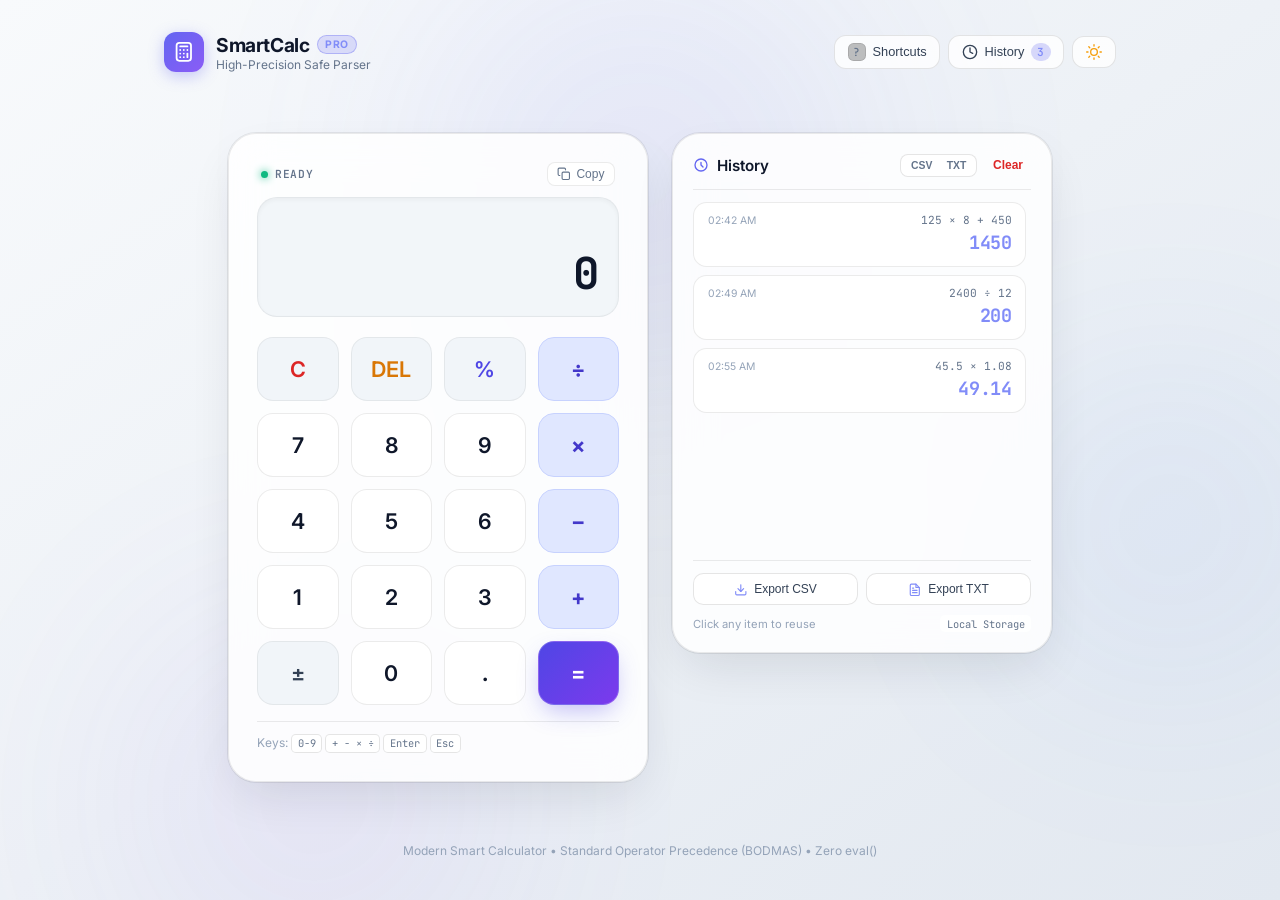
<file: Task2/index.html>
<!DOCTYPE html>
<html lang="en" data-theme="dark">
<head>
  <meta charset="UTF-8">
  <meta name="viewport" content="width=device-width, initial-scale=1.0, maximum-scale=1.0, user-scalable=no">
  <title>SmartCalc Pro — Modern Precision Calculator</title>
  <meta name="description" content="A modern, high-precision, responsive dark-themed calculator with safe mathematical expression parser, real-time preview, calculation history, and keyboard shortcuts.">
  
  <!-- Google Fonts: Inter & JetBrains Mono -->
  <link rel="preconnect" href="https://fonts.googleapis.com">
  <link rel="preconnect" href="https://fonts.gstatic.com" crossorigin>
  <link href="https://fonts.googleapis.com/css2?family=Inter:wght@300;400;500;600;700&family=JetBrains+Mono:wght@400;500;600;700&display=swap" rel="stylesheet">
  
  <!-- Main Stylesheet -->
  <link rel="stylesheet" href="css/style.css">
</head>
<body>

  <!-- Ambient Decorative Background Glows -->
  <div class="ambient-glow glow-top" aria-hidden="true"></div>
  <div class="ambient-glow glow-bottom" aria-hidden="true"></div>
  <div class="ambient-glow glow-right" aria-hidden="true"></div>

  <!-- Main Container -->
  <div class="app-container">

    <!-- Top App Header -->
    <header class="app-header">
      <div class="brand">
        <div class="brand-icon" aria-hidden="true">
          <svg viewBox="0 0 24 24" fill="none" stroke="currentColor" stroke-width="2" stroke-linecap="round" stroke-linejoin="round">
            <rect x="4" y="2" width="16" height="20" rx="3" ry="3"></rect>
            <line x1="8" y1="6" x2="16" y2="6"></line>
            <line x1="16" y1="14" x2="16" y2="18"></line>
            <line x1="16" y1="10" x2="16" y2="10.01"></line>
            <line x1="12" y1="10" x2="12" y2="10.01"></line>
            <line x1="8" y1="10" x2="8" y2="10.01"></line>
            <line x1="12" y1="14" x2="12" y2="14.01"></line>
            <line x1="8" y1="14" x2="8" y2="14.01"></line>
            <line x1="12" y1="18" x2="12" y2="18.01"></line>
            <line x1="8" y1="18" x2="8" y2="18.01"></line>
          </svg>
        </div>
        <div class="brand-text">
          <h1 class="brand-title">SmartCalc <span class="badge-pro">PRO</span></h1>
          <p class="brand-subtitle">High-Precision Safe Parser</p>
        </div>
      </div>

      <div class="header-actions">
        <!-- Shortcuts Trigger -->
        <button id="shortcuts-btn" class="header-btn" title="Keyboard Shortcuts" aria-label="View keyboard shortcuts">
          <span class="kbd-badge">?</span>
          <span class="btn-label">Shortcuts</span>
        </button>

        <!-- History Drawer Toggle -->
        <button id="toggle-history-btn" class="header-btn" title="Calculation History" aria-label="Toggle calculation history panel">
          <svg class="icon" viewBox="0 0 24 24" fill="none" stroke="currentColor" stroke-width="2" stroke-linecap="round" stroke-linejoin="round" aria-hidden="true">
            <circle cx="12" cy="12" r="10"></circle>
            <polyline points="12 6 12 12 16 14"></polyline>
          </svg>
          <span class="btn-label">History</span>
          <span id="history-badge" class="history-count" aria-label="0 saved calculations">0</span>
        </button>

        <!-- Theme Toggle (Dark / Light) -->
        <button id="theme-toggle-btn" class="header-btn theme-btn" title="Switch Theme" aria-label="Toggle light or dark theme">
          <svg id="moon-icon" class="icon icon-moon" viewBox="0 0 24 24" fill="none" stroke="currentColor" stroke-width="2" stroke-linecap="round" stroke-linejoin="round" aria-hidden="true">
            <path d="M21 12.79A9 9 0 1 1 11.21 3 7 7 0 0 0 21 12.79z"></path>
          </svg>
          <svg id="sun-icon" class="icon icon-sun" viewBox="0 0 24 24" fill="none" stroke="currentColor" stroke-width="2" stroke-linecap="round" stroke-linejoin="round" aria-hidden="true">
            <circle cx="12" cy="12" r="5"></circle>
            <line x1="12" y1="1" x2="12" y2="3"></line>
            <line x1="12" y1="21" x2="12" y2="23"></line>
            <line x1="4.22" y1="4.22" x2="5.64" y2="5.64"></line>
            <line x1="18.36" y1="18.36" x2="19.78" y2="19.78"></line>
            <line x1="1" y1="12" x2="3" y2="12"></line>
            <line x1="21" y1="12" x2="23" y2="12"></line>
            <line x1="4.22" y1="19.78" x2="5.64" y2="18.36"></line>
            <line x1="18.36" y1="5.64" x2="19.78" y2="4.22"></line>
          </svg>
        </button>
      </div>
    </header>

    <!-- Main Content Grid -->
    <main class="main-content" id="main-content">

      <!-- Calculator Card Section -->
      <section class="calculator-card" id="calculator-card" aria-label="Smart Calculator">
        
        <!-- Screen Top Header bar -->
        <div class="display-header">
          <div class="status-indicator" id="status-pill">
            <span class="status-dot"></span>
            <span class="status-text" id="status-label">READY</span>
          </div>
          
          <button id="copy-btn" class="display-action-btn" title="Copy result to clipboard" aria-label="Copy current result to clipboard">
            <svg class="icon-sm" viewBox="0 0 24 24" fill="none" stroke="currentColor" stroke-width="2" stroke-linecap="round" stroke-linejoin="round" aria-hidden="true">
              <rect x="9" y="9" width="13" height="13" rx="2" ry="2"></rect>
              <path d="M5 15H4a2 2 0 0 1-2-2V4a2 2 0 0 1 2-2h9a2 2 0 0 1 2 2v1"></path>
            </svg>
            <span>Copy</span>
          </button>
        </div>

        <!-- Calculator Display Screen -->
        <div class="calc-screen" id="calc-screen" role="region" aria-label="Calculator display screen">
          <!-- Expression line (running expression in smaller font) -->
          <div id="expression-display" class="expression-line" aria-live="polite" aria-atomic="true">
            &nbsp;
          </div>

          <!-- Result line (prominently styled) -->
          <div class="result-wrapper">
            <output id="result-display" class="result-line" aria-live="assertive" aria-atomic="true">0</output>
          </div>
        </div>

        <!-- 4-Column Keypad Grid -->
        <div class="keypad-grid" id="keypad" role="grid" aria-label="Calculator Keypad">
          
          <!-- Row 1: Clear All, DEL, Percent, Divide -->
          <button type="button" class="btn btn-util btn-clear" data-action="clear" aria-label="Clear all input (All Clear)">
            <span class="btn-text">C</span>
          </button>
          <button type="button" class="btn btn-util btn-del" data-action="delete" aria-label="Delete last character">
            <span class="btn-text">DEL</span>
          </button>
          <button type="button" class="btn btn-util btn-percent" data-action="percent" aria-label="Percentage">
            <span class="btn-text">%</span>
          </button>
          <button type="button" class="btn btn-operator" data-operator="/" aria-label="Divide">
            <span class="btn-text">÷</span>
          </button>

          <!-- Row 2: 7, 8, 9, Multiply -->
          <button type="button" class="btn btn-number" data-number="7" aria-label="Digit 7">
            <span class="btn-text">7</span>
          </button>
          <button type="button" class="btn btn-number" data-number="8" aria-label="Digit 8">
            <span class="btn-text">8</span>
          </button>
          <button type="button" class="btn btn-number" data-number="9" aria-label="Digit 9">
            <span class="btn-text">9</span>
          </button>
          <button type="button" class="btn btn-operator" data-operator="*" aria-label="Multiply">
            <span class="btn-text">×</span>
          </button>

          <!-- Row 3: 4, 5, 6, Subtract -->
          <button type="button" class="btn btn-number" data-number="4" aria-label="Digit 4">
            <span class="btn-text">4</span>
          </button>
          <button type="button" class="btn btn-number" data-number="5" aria-label="Digit 5">
            <span class="btn-text">5</span>
          </button>
          <button type="button" class="btn btn-number" data-number="6" aria-label="Digit 6">
            <span class="btn-text">6</span>
          </button>
          <button type="button" class="btn btn-operator" data-operator="-" aria-label="Subtract">
            <span class="btn-text">−</span>
          </button>

          <!-- Row 4: 1, 2, 3, Add -->
          <button type="button" class="btn btn-number" data-number="1" aria-label="Digit 1">
            <span class="btn-text">1</span>
          </button>
          <button type="button" class="btn btn-number" data-number="2" aria-label="Digit 2">
            <span class="btn-text">2</span>
          </button>
          <button type="button" class="btn btn-number" data-number="3" aria-label="Digit 3">
            <span class="btn-text">3</span>
          </button>
          <button type="button" class="btn btn-operator" data-operator="+" aria-label="Add">
            <span class="btn-text">+</span>
          </button>

          <!-- Row 5: Sign Toggle, 0, Decimal Point, Equals -->
          <button type="button" class="btn btn-util btn-negate" data-action="negate" aria-label="Toggle sign (plus or minus)">
            <span class="btn-text">±</span>
          </button>
          <button type="button" class="btn btn-number" data-number="0" aria-label="Digit 0">
            <span class="btn-text">0</span>
          </button>
          <button type="button" class="btn btn-number btn-decimal" data-action="decimal" aria-label="Decimal point">
            <span class="btn-text">.</span>
          </button>
          <button type="button" class="btn btn-equals" data-action="equals" aria-label="Calculate equals">
            <span class="btn-text">=</span>
          </button>

        </div>

        <!-- Keyboard helper / Toast status notification bar -->
        <div class="card-footer">
          <div class="key-hint">
            <span>Keys: <kbd>0-9</kbd> <kbd>+ − × ÷</kbd> <kbd>Enter</kbd> <kbd>Esc</kbd></span>
          </div>
          <div id="toast" class="toast-message" role="status" aria-live="polite">Copied!</div>
        </div>

      </section>

      <!-- History Panel (Collapsible / Slide Drawer) -->
      <aside class="history-panel" id="history-panel" aria-label="Calculation History Panel">
        
        <div class="history-header">
          <div class="history-title-group">
            <svg class="icon" viewBox="0 0 24 24" fill="none" stroke="currentColor" stroke-width="2" stroke-linecap="round" stroke-linejoin="round" aria-hidden="true">
              <path d="M12 8v4l3 3m6-3a9 9 0 11-18 0 9 9 0 0118 0z"></path>
            </svg>
            <h2>History</h2>
          </div>

          <div class="history-actions">
            <!-- Header Quick Export -->
            <div class="export-chip-group">
              <button id="quick-export-csv" class="chip-btn" title="Export as CSV" aria-label="Export history to CSV">CSV</button>
              <button id="quick-export-txt" class="chip-btn" title="Export as TXT" aria-label="Export history to TXT">TXT</button>
            </div>
            <button id="clear-history-btn" class="btn-danger-text" title="Clear all calculation history" aria-label="Clear all calculation history">Clear</button>
          </div>
        </div>

        <!-- History list container -->
        <div class="history-list custom-scrollbar" id="history-list" tabindex="0" role="feed" aria-label="List of past calculations">
          <!-- Populated dynamically via script.js -->
        </div>

        <!-- History Footer / Controls -->
        <div class="history-footer">
          <div class="export-row">
            <button id="export-csv-btn" class="export-btn" title="Export calculation history to CSV">
              <svg class="icon-sm" viewBox="0 0 24 24" fill="none" stroke="currentColor" stroke-width="2" stroke-linecap="round" stroke-linejoin="round" aria-hidden="true">
                <path d="M21 15v4a2 2 0 0 1-2 2H5a2 2 0 0 1-2-2v-4"></path>
                <polyline points="7 10 12 15 17 10"></polyline>
                <line x1="12" y1="15" x2="12" y2="3"></line>
              </svg>
              <span>Export CSV</span>
            </button>
            <button id="export-txt-btn" class="export-btn" title="Export calculation history to plain text">
              <svg class="icon-sm" viewBox="0 0 24 24" fill="none" stroke="currentColor" stroke-width="2" stroke-linecap="round" stroke-linejoin="round" aria-hidden="true">
                <path d="M14 2H6a2 2 0 0 0-2 2v16a2 2 0 0 0 2 2h12a2 2 0 0 0 2-2V8z"></path>
                <polyline points="14 2 14 8 20 8"></polyline>
                <line x1="16" y1="13" x2="8" y2="13"></line>
                <line x1="16" y1="17" x2="8" y2="17"></line>
                <polyline points="10 9 9 9 8 9"></polyline>
              </svg>
              <span>Export TXT</span>
            </button>
          </div>
          <div class="history-tip">
            <span>Click any item to reuse</span>
            <span class="storage-pill">Local Storage</span>
          </div>
        </div>

      </aside>

    </main>

    <!-- App Footer -->
    <footer class="app-footer">
      <p>Modern Smart Calculator &bull; Standard Operator Precedence (BODMAS) &bull; Zero eval()</p>
    </footer>

  </div>

  <!-- Keyboard Shortcuts Modal Overlay -->
  <div class="modal-overlay" id="shortcuts-modal" aria-hidden="true" role="dialog" aria-modal="true" aria-labelledby="modal-title">
    <div class="modal-box">
      <div class="modal-header">
        <h3 id="modal-title" class="modal-title">
          <span>⌨️</span> Keyboard Shortcuts
        </h3>
        <button id="close-modal-btn" class="modal-close-btn" aria-label="Close shortcuts modal">
          <svg viewBox="0 0 24 24" fill="none" stroke="currentColor" stroke-width="2" stroke-linecap="round" stroke-linejoin="round" aria-hidden="true">
            <line x1="18" y1="6" x2="6" y2="18"></line>
            <line x1="6" y1="6" x2="18" y2="18"></line>
          </svg>
        </button>
      </div>

      <div class="modal-content">
        <div class="shortcut-card">
          <span class="shortcut-desc">Numbers</span>
          <kbd class="shortcut-key">0 – 9</kbd>
        </div>
        <div class="shortcut-card">
          <span class="shortcut-desc">Operators</span>
          <kbd class="shortcut-key">+ &minus; * /</kbd>
        </div>
        <div class="shortcut-card">
          <span class="shortcut-desc">Calculate Result</span>
          <kbd class="shortcut-key">Enter or =</kbd>
        </div>
        <div class="shortcut-card">
          <span class="shortcut-desc">Clear All (AC)</span>
          <kbd class="shortcut-key">Esc or c</kbd>
        </div>
        <div class="shortcut-card">
          <span class="shortcut-desc">Delete Character</span>
          <kbd class="shortcut-key">Backspace</kbd>
        </div>
        <div class="shortcut-card">
          <span class="shortcut-desc">Decimal Point</span>
          <kbd class="shortcut-key">. or ,</kbd>
        </div>
        <div class="shortcut-card">
          <span class="shortcut-desc">Percentage</span>
          <kbd class="shortcut-key">%</kbd>
        </div>
        <div class="shortcut-card">
          <span class="shortcut-desc">Sign Toggle (&plusmn;)</span>
          <kbd class="shortcut-key">F9</kbd>
        </div>
      </div>

      <div class="modal-footer">
        <button id="modal-gotit-btn" class="btn-primary-modal">Got it</button>
      </div>
    </div>
  </div>

  <!-- Vanilla JavaScript -->
  <script src="js/script.js"></script>
</body>
</html>
</file>
<file: Task2/css/style.css>
/* ==========================================================================
   SMARTCALC PRO — MODERN STYLESHEET
   Pure CSS3 • Modern Design System • Responsive • Dark & Light Themes
   ========================================================================== */

/* --------------------------------------------------------------------------
   1. CSS Custom Properties / Color Palettes
   -------------------------------------------------------------------------- */
:root {
  /* Dark Theme (Default) */
  --bg-gradient-from: #090d16;
  --bg-gradient-to: #0f172a;
  --bg-card: rgba(18, 24, 38, 0.85);
  --bg-card-border: rgba(255, 255, 255, 0.09);
  --bg-screen: rgba(10, 14, 23, 0.88);
  --bg-screen-border: rgba(255, 255, 255, 0.06);

  /* Typography */
  --font-sans: 'Inter', -apple-system, BlinkMacSystemFont, 'Segoe UI', Roboto, Helvetica, Arial, sans-serif;
  --font-mono: 'JetBrains Mono', 'Fira Code', 'Courier New', monospace;

  /* Text Colors */
  --text-main: #f8fafc;
  --text-secondary: #cbd5e1;
  --text-muted: #94a3b8;
  --text-expression: #94a3b8;
  --text-dim: #64748b;

  /* Number Buttons */
  --btn-num-bg: rgba(30, 41, 59, 0.65);
  --btn-num-border: rgba(255, 255, 255, 0.05);
  --btn-num-hover: rgba(51, 65, 85, 0.85);
  --btn-num-text: #f1f5f9;

  /* Operator Buttons */
  --btn-op-bg: rgba(99, 102, 241, 0.16);
  --btn-op-border: rgba(99, 102, 241, 0.35);
  --btn-op-hover: rgba(99, 102, 241, 0.32);
  --btn-op-text: #a5b4fc;
  --btn-op-active: #818cf8;

  /* Utility Buttons (Clear, DEL, %) */
  --btn-util-bg: rgba(30, 41, 59, 0.75);
  --btn-util-border: rgba(255, 255, 255, 0.06);
  --btn-clear-text: #f87171;
  --btn-clear-hover: rgba(239, 68, 68, 0.2);
  --btn-del-text: #fbbf24;
  --btn-del-hover: rgba(245, 158, 11, 0.2);
  --btn-percent-text: #a5b4fc;

  /* Equals Button (Primary Accent) */
  --btn-equals-bg: linear-gradient(135deg, #6366f1 0%, #8b5cf6 100%);
  --btn-equals-hover: linear-gradient(135deg, #4f46e5 0%, #7c3aed 100%);
  --btn-equals-shadow: 0 10px 25px -5px rgba(99, 102, 241, 0.45);
  --btn-equals-text: #ffffff;

  /* Header & Control Badges */
  --header-btn-bg: rgba(30, 41, 59, 0.6);
  --header-btn-border: rgba(255, 255, 255, 0.08);
  --header-btn-hover: rgba(51, 65, 85, 0.8);

  /* Status and Accents */
  --accent-blue: #6366f1;
  --accent-purple: #8b5cf6;
  --status-ready: #10b981;
  --status-error: #ef4444;

  /* History Items */
  --history-item-bg: rgba(30, 41, 59, 0.45);
  --history-item-hover: rgba(30, 41, 59, 0.85);
  --history-item-border: rgba(255, 255, 255, 0.06);

  /* Shadows */
  --shadow-card: 0 25px 60px -15px rgba(0, 0, 0, 0.75), 0 0 0 1px var(--bg-card-border);
  --shadow-screen: inset 0 2px 4px rgba(0, 0, 0, 0.6);

  /* Modal */
  --modal-bg: #0f172a;
  --modal-border: rgba(255, 255, 255, 0.1);
  --modal-overlay: rgba(0, 0, 0, 0.75);
}

[data-theme="light"] {
  /* Light Theme */
  --bg-gradient-from: #f8fafc;
  --bg-gradient-to: #e2e8f0;
  --bg-card: rgba(255, 255, 255, 0.85);
  --bg-card-border: rgba(0, 0, 0, 0.08);
  --bg-screen: rgba(241, 245, 249, 0.9);
  --bg-screen-border: rgba(0, 0, 0, 0.06);

  /* Text Colors */
  --text-main: #0f172a;
  --text-secondary: #334155;
  --text-muted: #64748b;
  --text-expression: #64748b;
  --text-dim: #94a3b8;

  /* Number Buttons */
  --btn-num-bg: rgba(255, 255, 255, 0.95);
  --btn-num-border: rgba(0, 0, 0, 0.08);
  --btn-num-hover: #f1f5f9;
  --btn-num-text: #0f172a;

  /* Operator Buttons */
  --btn-op-bg: #e0e7ff;
  --btn-op-border: #c7d2fe;
  --btn-op-hover: #c7d2fe;
  --btn-op-text: #4338ca;
  --btn-op-active: #3730a3;

  /* Utility Buttons */
  --btn-util-bg: #f1f5f9;
  --btn-util-border: rgba(0, 0, 0, 0.06);
  --btn-clear-text: #dc2626;
  --btn-clear-hover: #fee2e2;
  --btn-del-text: #d97706;
  --btn-del-hover: #fef3c7;
  --btn-percent-text: #4f46e5;

  /* Equals Button */
  --btn-equals-bg: linear-gradient(135deg, #4f46e5 0%, #7c3aed 100%);
  --btn-equals-hover: linear-gradient(135deg, #4338ca 0%, #6d28d9 100%);
  --btn-equals-shadow: 0 10px 25px -5px rgba(79, 70, 229, 0.35);
  --btn-equals-text: #ffffff;

  /* Header & Control Badges */
  --header-btn-bg: rgba(255, 255, 255, 0.8);
  --header-btn-border: rgba(0, 0, 0, 0.1);
  --header-btn-hover: #f1f5f9;

  /* History Items */
  --history-item-bg: rgba(255, 255, 255, 0.8);
  --history-item-hover: #f8fafc;
  --history-item-border: rgba(0, 0, 0, 0.08);

  /* Shadows */
  --shadow-card: 0 20px 50px -12px rgba(15, 23, 42, 0.12), 0 0 0 1px var(--bg-card-border);
  --shadow-screen: inset 0 2px 4px rgba(0, 0, 0, 0.04);

  /* Modal */
  --modal-bg: #ffffff;
  --modal-border: rgba(0, 0, 0, 0.1);
  --modal-overlay: rgba(15, 23, 42, 0.5);
}

/* --------------------------------------------------------------------------
   2. Base & Reset
   -------------------------------------------------------------------------- */
*, *::before, *::after {
  box-sizing: border-box;
  margin: 0;
  padding: 0;
  -webkit-font-smoothing: antialiased;
  -moz-osx-font-smoothing: grayscale;
}

html, body {
  min-height: 100%;
  font-family: var(--font-sans);
  background: linear-gradient(145deg, var(--bg-gradient-from), var(--bg-gradient-to));
  color: var(--text-main);
  transition: background 0.3s ease, color 0.3s ease;
  overflow-x: hidden;
}

body {
  display: flex;
  flex-direction: column;
  align-items: center;
  justify-content: center;
  padding: 1.25rem;
  position: relative;
}

/* --------------------------------------------------------------------------
   3. Ambient Decorative Glows
   -------------------------------------------------------------------------- */
.ambient-glow {
  position: fixed;
  border-radius: 50%;
  pointer-events: none;
  z-index: 0;
  filter: blur(120px);
  opacity: 0.22;
  transition: opacity 0.4s ease;
}

[data-theme="light"] .ambient-glow {
  opacity: 0.14;
}

.glow-top {
  top: -150px;
  left: 50%;
  transform: translateX(-50%);
  width: 650px;
  height: 650px;
  background: radial-gradient(circle, #6366f1 0%, transparent 70%);
}

.glow-bottom {
  bottom: -150px;
  left: 5%;
  width: 500px;
  height: 500px;
  background: radial-gradient(circle, #8b5cf6 0%, transparent 70%);
}

.glow-right {
  top: 35%;
  right: -100px;
  width: 420px;
  height: 420px;
  background: radial-gradient(circle, #3b82f6 0%, transparent 70%);
}

/* --------------------------------------------------------------------------
   4. Layout Containers
   -------------------------------------------------------------------------- */
.app-container {
  width: 100%;
  max-width: 960px;
  display: flex;
  flex-direction: column;
  position: relative;
  z-index: 1;
  min-height: 94vh;
  justify-content: space-between;
}

/* App Header */
.app-header {
  display: flex;
  align-items: center;
  justify-content: space-between;
  padding: 0.75rem 0.25rem 1.5rem;
  width: 100%;
}

.brand {
  display: flex;
  align-items: center;
  gap: 0.75rem;
}

.brand-icon {
  width: 2.5rem;
  height: 2.5rem;
  border-radius: 0.75rem;
  background: linear-gradient(135deg, var(--accent-blue), var(--accent-purple));
  display: flex;
  align-items: center;
  justify-content: center;
  color: #ffffff;
  box-shadow: 0 4px 15px rgba(99, 102, 241, 0.35);
}

.brand-icon svg {
  width: 1.35rem;
  height: 1.35rem;
}

.brand-title {
  font-size: 1.2rem;
  font-weight: 700;
  letter-spacing: -0.02em;
  color: var(--text-main);
  display: flex;
  align-items: center;
  gap: 0.45rem;
}

.badge-pro {
  font-size: 0.65rem;
  font-weight: 700;
  letter-spacing: 0.06em;
  padding: 0.15rem 0.45rem;
  border-radius: 9999px;
  background: rgba(99, 102, 241, 0.18);
  color: #818cf8;
  border: 1px solid rgba(99, 102, 241, 0.35);
}

.brand-subtitle {
  font-size: 0.75rem;
  color: var(--text-muted);
}

.header-actions {
  display: flex;
  align-items: center;
  gap: 0.5rem;
}

.header-btn {
  display: inline-flex;
  align-items: center;
  gap: 0.4rem;
  padding: 0.45rem 0.8rem;
  background: var(--header-btn-bg);
  border: 1px solid var(--header-btn-border);
  color: var(--text-secondary);
  border-radius: 0.75rem;
  font-size: 0.8rem;
  font-weight: 500;
  cursor: pointer;
  transition: all 0.18s ease;
  user-select: none;
}

.header-btn:hover {
  background: var(--header-btn-hover);
  color: var(--text-main);
  transform: translateY(-1px);
}

.header-btn:active {
  transform: translateY(0);
}

.kbd-badge {
  display: inline-flex;
  align-items: center;
  justify-content: center;
  width: 1.15rem;
  height: 1.15rem;
  border-radius: 0.35rem;
  background: rgba(0, 0, 0, 0.25);
  border: 1px solid var(--header-btn-border);
  font-family: var(--font-mono);
  font-size: 0.7rem;
  color: var(--text-muted);
}

.history-count {
  display: inline-flex;
  align-items: center;
  justify-content: center;
  padding: 0.1rem 0.4rem;
  border-radius: 9999px;
  background: rgba(99, 102, 241, 0.25);
  color: #818cf8;
  font-size: 0.7rem;
  font-family: var(--font-mono);
  font-weight: 600;
}

.icon {
  width: 1rem;
  height: 1rem;
}

.icon-sm {
  width: 0.85rem;
  height: 0.85rem;
}

/* Theme toggle icons */
.theme-btn .icon-moon,
[data-theme="light"] .theme-btn .icon-sun {
  display: none;
}

[data-theme="dark"] .theme-btn .icon-moon {
  display: block;
  color: #818cf8;
}

[data-theme="light"] .theme-btn .icon-sun {
  display: block;
  color: #f59e0b;
}

/* --------------------------------------------------------------------------
   5. Main Content Grid (Calculator + History)
   -------------------------------------------------------------------------- */
.main-content {
  display: grid;
  grid-template-columns: minmax(0, 1fr);
  gap: 1.5rem;
  align-items: start;
  justify-content: center;
  margin: auto 0;
  width: 100%;
  transition: all 0.3s cubic-bezier(0.16, 1, 0.3, 1);
}

/* When History is expanded on larger screens */
.main-content.history-open {
  grid-template-columns: minmax(320px, 420px) minmax(300px, 380px);
}

/* --------------------------------------------------------------------------
   6. Calculator Card
   -------------------------------------------------------------------------- */
.calculator-card {
  width: 100%;
  max-width: 420px;
  margin: 0 auto;
  background: var(--bg-card);
  border: 1px solid var(--bg-card-border);
  border-radius: 1.75rem;
  padding: 1.5rem;
  box-shadow: var(--shadow-card);
  backdrop-filter: blur(20px);
  -webkit-backdrop-filter: blur(20px);
  position: relative;
  overflow: hidden;
  transition: all 0.3s ease;
}

/* Screen Header Bar */
.display-header {
  display: flex;
  align-items: center;
  justify-content: space-between;
  margin-bottom: 0.65rem;
  padding: 0 0.25rem;
}

.status-indicator {
  display: flex;
  align-items: center;
  gap: 0.45rem;
  font-family: var(--font-mono);
  font-size: 0.7rem;
  color: var(--text-muted);
  letter-spacing: 0.05em;
  font-weight: 600;
}

.status-dot {
  width: 0.45rem;
  height: 0.45rem;
  border-radius: 50%;
  background-color: var(--status-ready);
  box-shadow: 0 0 8px var(--status-ready);
  transition: background-color 0.2s, box-shadow 0.2s;
}

.status-indicator.is-calc .status-dot {
  background-color: #38bdf8;
  box-shadow: 0 0 8px #38bdf8;
}

.status-indicator.is-error .status-dot {
  background-color: var(--status-error);
  box-shadow: 0 0 8px var(--status-error);
}

.display-action-btn {
  display: flex;
  align-items: center;
  gap: 0.35rem;
  padding: 0.25rem 0.6rem;
  background: var(--header-btn-bg);
  border: 1px solid var(--bg-card-border);
  color: var(--text-muted);
  font-size: 0.75rem;
  font-weight: 500;
  border-radius: 0.5rem;
  cursor: pointer;
  transition: all 0.15s ease;
}

.display-action-btn:hover {
  background: var(--header-btn-hover);
  color: var(--text-main);
}

/* Calculator Screen */
.calc-screen {
  width: 100%;
  background: var(--bg-screen);
  border: 1px solid var(--bg-screen-border);
  border-radius: 1.25rem;
  padding: 1.15rem 1.25rem;
  margin-bottom: 1.25rem;
  box-shadow: var(--shadow-screen);
  display: flex;
  flex-direction: column;
  justify-content: flex-end;
  text-align: right;
  min-height: 120px;
  position: relative;
  overflow: hidden;
  transition: background 0.3s ease, border-color 0.3s ease;
}

/* Top Expression Line */
.expression-line {
  font-family: var(--font-mono);
  font-size: 0.95rem;
  font-weight: 500;
  color: var(--text-expression);
  min-height: 1.45rem;
  line-height: 1.45rem;
  white-space: nowrap;
  overflow-x: auto;
  overflow-y: hidden;
  letter-spacing: 0.02em;
  padding-bottom: 0.25rem;
  user-select: text;
}

/* Main Result Line */
.result-wrapper {
  display: flex;
  align-items: baseline;
  justify-content: flex-end;
  margin-top: 0.25rem;
  overflow: hidden;
}

.result-line {
  font-family: var(--font-mono);
  font-size: 2.75rem;
  font-weight: 700;
  line-height: 1.1;
  color: var(--text-main);
  letter-spacing: -0.03em;
  white-space: nowrap;
  overflow-x: auto;
  overflow-y: hidden;
  max-width: 100%;
  transition: font-size 0.15s ease, color 0.15s ease;
  user-select: all;
}

/* Dynamic Font Scaling for Long Numbers */
.result-line.font-md {
  font-size: 2.15rem;
}

.result-line.font-sm {
  font-size: 1.65rem;
}

.result-line.font-xs {
  font-size: 1.25rem;
}

.result-line.is-error {
  color: var(--status-error);
  font-size: 1.5rem;
}

/* --------------------------------------------------------------------------
   7. 4-Column Keypad Grid
   -------------------------------------------------------------------------- */
.keypad-grid {
  display: grid;
  grid-template-columns: repeat(4, 1fr);
  gap: 0.75rem;
  user-select: none;
}

/* Generic Button */
.btn {
  height: 3.75rem;
  border-radius: 1rem;
  border: 1px solid transparent;
  font-family: var(--font-sans);
  font-size: 1.25rem;
  font-weight: 600;
  cursor: pointer;
  display: flex;
  align-items: center;
  justify-content: center;
  transition: all 0.12s cubic-bezier(0.4, 0, 0.2, 1);
  outline: none;
  position: relative;
  overflow: hidden;
  -webkit-tap-highlight-color: transparent;
  touch-action: manipulation;
}

.btn:focus-visible {
  box-shadow: 0 0 0 3px rgba(99, 102, 241, 0.5);
}

.btn:active,
.btn.is-pressed {
  transform: scale(0.93);
  filter: brightness(0.9);
}

/* Number Buttons */
.btn-number {
  background: var(--btn-num-bg);
  border-color: var(--btn-num-border);
  color: var(--btn-num-text);
}

.btn-number:hover {
  background: var(--btn-num-hover);
}

/* Operator Buttons (+, -, ×, ÷) */
.btn-operator {
  background: var(--btn-op-bg);
  border-color: var(--btn-op-border);
  color: var(--btn-op-text);
  font-size: 1.45rem;
  font-weight: 700;
}

.btn-operator:hover {
  background: var(--btn-op-hover);
  color: var(--btn-op-active);
}

/* Utility Buttons (C, DEL, %, ±) */
.btn-util {
  background: var(--btn-util-bg);
  border-color: var(--btn-util-border);
  font-size: 1.1rem;
}

.btn-clear {
  color: var(--btn-clear-text);
}

.btn-clear:hover {
  background: var(--btn-clear-hover);
}

.btn-del {
  color: var(--btn-del-text);
  font-size: 1rem;
}

.btn-del:hover {
  background: var(--btn-del-hover);
}

.btn-percent {
  color: var(--btn-percent-text);
}

.btn-negate {
  color: var(--text-secondary);
  font-size: 1.2rem;
}

/* Decimal Point */
.btn-decimal {
  font-size: 1.6rem;
  font-weight: 700;
}

/* Primary Equals Action Button */
.btn-equals {
  background: var(--btn-equals-bg);
  color: var(--btn-equals-text);
  font-size: 1.75rem;
  font-weight: 700;
  box-shadow: var(--btn-equals-shadow);
  border: 1px solid rgba(255, 255, 255, 0.2);
}

.btn-equals:hover {
  background: var(--btn-equals-hover);
  box-shadow: 0 12px 30px -4px rgba(99, 102, 241, 0.6);
}

/* Card Footer / Status & Toast */
.card-footer {
  margin-top: 1rem;
  padding-top: 0.75rem;
  border-top: 1px solid var(--bg-card-border);
  display: flex;
  align-items: center;
  justify-content: space-between;
  font-size: 0.75rem;
  color: var(--text-dim);
}

.key-hint kbd {
  display: inline-block;
  padding: 0.1rem 0.35rem;
  background: var(--header-btn-bg);
  border: 1px solid var(--header-btn-border);
  border-radius: 0.3rem;
  font-family: var(--font-mono);
  font-size: 0.65rem;
  color: var(--text-muted);
}

.toast-message {
  font-size: 0.75rem;
  font-weight: 600;
  color: #818cf8;
  opacity: 0;
  transform: translateY(4px);
  transition: opacity 0.2s ease, transform 0.2s ease;
  pointer-events: none;
}

.toast-message.show {
  opacity: 1;
  transform: translateY(0);
}

/* --------------------------------------------------------------------------
   8. Calculation History Panel
   -------------------------------------------------------------------------- */
.history-panel {
  width: 100%;
  max-width: 420px;
  margin: 0 auto;
  background: var(--bg-card);
  border: 1px solid var(--bg-card-border);
  border-radius: 1.75rem;
  padding: 1.25rem;
  box-shadow: var(--shadow-card);
  backdrop-filter: blur(20px);
  -webkit-backdrop-filter: blur(20px);
  display: flex;
  flex-direction: column;
  height: 520px;
  transition: all 0.3s ease;
}

/* History Hidden State */
.history-panel.is-hidden {
  display: none;
}

.history-header {
  display: flex;
  align-items: center;
  justify-content: space-between;
  padding-bottom: 0.75rem;
  border-bottom: 1px solid var(--bg-card-border);
}

.history-title-group {
  display: flex;
  align-items: center;
  gap: 0.5rem;
}

.history-title-group .icon {
  color: var(--accent-blue);
}

.history-title-group h2 {
  font-size: 0.95rem;
  font-weight: 600;
  color: var(--text-main);
}

.history-actions {
  display: flex;
  align-items: center;
  gap: 0.5rem;
}

.export-chip-group {
  display: flex;
  align-items: center;
  background: var(--header-btn-bg);
  border: 1px solid var(--header-btn-border);
  border-radius: 0.5rem;
  padding: 0.15rem;
}

.chip-btn {
  background: transparent;
  border: none;
  color: var(--text-muted);
  font-size: 0.65rem;
  font-weight: 600;
  padding: 0.15rem 0.45rem;
  border-radius: 0.35rem;
  cursor: pointer;
  transition: all 0.15s ease;
}

.chip-btn:hover {
  background: var(--header-btn-hover);
  color: var(--text-main);
}

.btn-danger-text {
  background: transparent;
  border: none;
  color: var(--btn-clear-text);
  font-size: 0.75rem;
  font-weight: 600;
  padding: 0.25rem 0.5rem;
  border-radius: 0.4rem;
  cursor: pointer;
  transition: all 0.15s ease;
}

.btn-danger-text:hover {
  background: var(--btn-clear-hover);
}

/* History List Area */
.history-list {
  flex: 1;
  overflow-y: auto;
  overflow-x: hidden;
  margin: 0.75rem 0;
  padding-right: 0.3rem;
  display: flex;
  flex-direction: column;
  gap: 0.5rem;
}

/* History Cards */
.history-item {
  background: var(--history-item-bg);
  border: 1px solid var(--history-item-border);
  border-radius: 0.85rem;
  padding: 0.65rem 0.85rem;
  cursor: pointer;
  display: flex;
  flex-direction: column;
  text-align: right;
  transition: all 0.15s ease;
  position: relative;
  group: true;
}

.history-item:hover {
  background: var(--history-item-hover);
  border-color: rgba(99, 102, 241, 0.3);
  transform: translateX(-2px);
}

.history-item-meta {
  display: flex;
  align-items: center;
  justify-content: space-between;
  font-size: 0.7rem;
  color: var(--text-dim);
  font-family: var(--font-mono);
}

.history-item-time {
  font-family: var(--font-sans);
  font-size: 0.65rem;
}

.history-item-expr {
  color: var(--text-muted);
  white-space: nowrap;
  overflow: hidden;
  text-overflow: ellipsis;
  max-width: 200px;
}

.history-item-result {
  font-family: var(--font-mono);
  font-size: 1.15rem;
  font-weight: 700;
  color: #818cf8;
  margin-top: 0.2rem;
  letter-spacing: -0.02em;
}

/* Empty History State */
.empty-history {
  display: flex;
  flex-direction: column;
  align-items: center;
  justify-content: center;
  height: 100%;
  color: var(--text-dim);
  text-align: center;
  padding: 2rem 1rem;
}

.empty-history svg {
  width: 2.5rem;
  height: 2.5rem;
  stroke: var(--text-dim);
  margin-bottom: 0.75rem;
  opacity: 0.5;
}

.empty-history p {
  font-size: 0.8rem;
  color: var(--text-muted);
  margin-bottom: 0.25rem;
}

.empty-history span {
  font-size: 0.7rem;
  color: var(--text-dim);
}

/* History Footer Controls */
.history-footer {
  border-top: 1px solid var(--bg-card-border);
  padding-top: 0.75rem;
  display: flex;
  flex-direction: column;
  gap: 0.6rem;
}

.export-row {
  display: grid;
  grid-template-columns: 1fr 1fr;
  gap: 0.5rem;
}

.export-btn {
  display: flex;
  align-items: center;
  justify-content: center;
  gap: 0.4rem;
  padding: 0.5rem 0.75rem;
  background: var(--header-btn-bg);
  border: 1px solid var(--header-btn-border);
  color: var(--text-secondary);
  border-radius: 0.65rem;
  font-size: 0.75rem;
  font-weight: 500;
  cursor: pointer;
  transition: all 0.15s ease;
}

.export-btn:hover {
  background: var(--header-btn-hover);
  color: var(--text-main);
  border-color: rgba(99, 102, 241, 0.35);
}

.export-btn svg {
  color: #818cf8;
}

.history-tip {
  display: flex;
  align-items: center;
  justify-content: space-between;
  font-size: 0.7rem;
  color: var(--text-dim);
}

.storage-pill {
  font-family: var(--font-mono);
  font-size: 0.65rem;
  padding: 0.1rem 0.4rem;
  background: var(--header-btn-bg);
  border-radius: 0.3rem;
  color: var(--text-muted);
}

/* Custom Scrollbars */
.custom-scrollbar::-webkit-scrollbar {
  width: 5px;
  height: 5px;
}

.custom-scrollbar::-webkit-scrollbar-track {
  background: transparent;
}

.custom-scrollbar::-webkit-scrollbar-thumb {
  background: rgba(148, 163, 184, 0.2);
  border-radius: 9999px;
}

.custom-scrollbar::-webkit-scrollbar-thumb:hover {
  background: rgba(148, 163, 184, 0.4);
}

/* --------------------------------------------------------------------------
   9. Shortcuts Modal
   -------------------------------------------------------------------------- */
.modal-overlay {
  position: fixed;
  inset: 0;
  background: var(--modal-overlay);
  backdrop-filter: blur(6px);
  -webkit-backdrop-filter: blur(6px);
  z-index: 100;
  display: none;
  align-items: center;
  justify-content: center;
  padding: 1rem;
  opacity: 0;
  transition: opacity 0.2s ease;
}

.modal-overlay.is-active {
  display: flex;
  opacity: 1;
}

.modal-box {
  background: var(--modal-bg);
  border: 1px solid var(--modal-border);
  border-radius: 1.5rem;
  width: 100%;
  max-width: 440px;
  padding: 1.5rem;
  box-shadow: 0 25px 60px rgba(0, 0, 0, 0.5);
  transform: scale(0.96);
  transition: transform 0.2s cubic-bezier(0.16, 1, 0.3, 1);
}

.modal-overlay.is-active .modal-box {
  transform: scale(1);
}

.modal-header {
  display: flex;
  align-items: center;
  justify-content: space-between;
  padding-bottom: 0.75rem;
  border-bottom: 1px solid var(--bg-card-border);
}

.modal-title {
  font-size: 1.1rem;
  font-weight: 700;
  color: var(--text-main);
  display: flex;
  align-items: center;
  gap: 0.5rem;
}

.modal-close-btn {
  background: transparent;
  border: none;
  color: var(--text-muted);
  cursor: pointer;
  padding: 0.35rem;
  border-radius: 0.5rem;
  display: flex;
  align-items: center;
  justify-content: center;
  transition: all 0.15s;
}

.modal-close-btn:hover {
  background: var(--header-btn-bg);
  color: var(--text-main);
}

.modal-close-btn svg {
  width: 1.25rem;
  height: 1.25rem;
}

.modal-content {
  display: grid;
  grid-template-columns: 1fr 1fr;
  gap: 0.75rem;
  margin: 1.25rem 0;
}

.shortcut-card {
  background: var(--history-item-bg);
  border: 1px solid var(--history-item-border);
  border-radius: 0.75rem;
  padding: 0.65rem 0.75rem;
  display: flex;
  flex-direction: column;
  gap: 0.25rem;
}

.shortcut-desc {
  font-size: 0.7rem;
  color: var(--text-muted);
}

.shortcut-key {
  font-family: var(--font-mono);
  font-size: 0.85rem;
  font-weight: 600;
  color: #818cf8;
}

.modal-footer {
  padding-top: 0.5rem;
}

.btn-primary-modal {
  width: 100%;
  padding: 0.75rem;
  border-radius: 0.75rem;
  background: var(--btn-equals-bg);
  color: #ffffff;
  border: none;
  font-size: 0.85rem;
  font-weight: 600;
  cursor: pointer;
  transition: opacity 0.15s ease;
}

.btn-primary-modal:hover {
  opacity: 0.92;
}

/* --------------------------------------------------------------------------
   10. App Footer
   -------------------------------------------------------------------------- */
.app-footer {
  text-align: center;
  padding: 1.5rem 0 0.5rem;
  font-size: 0.75rem;
  color: var(--text-dim);
}

/* --------------------------------------------------------------------------
   11. Responsive Breakpoints
   -------------------------------------------------------------------------- */
@media (max-width: 640px) {
  body {
    padding: 0.75rem 0.5rem;
  }

  .app-header {
    padding: 0.5rem 0.25rem 1rem;
  }

  .brand-title {
    font-size: 1.05rem;
  }

  .btn-label {
    display: none;
  }

  .calculator-card {
    padding: 1.15rem;
    border-radius: 1.5rem;
  }

  .calc-screen {
    padding: 0.9rem 1rem;
    min-height: 105px;
    margin-bottom: 1rem;
  }

  .result-line {
    font-size: 2.35rem;
  }

  .btn {
    height: 3.35rem;
    font-size: 1.15rem;
    border-radius: 0.85rem;
  }

  .main-content.history-open {
    grid-template-columns: 1fr;
  }

  .history-panel {
    height: 380px;
    margin-top: 1rem;
  }
}

@media (min-width: 1024px) {
  .calculator-card {
    max-width: 440px;
    padding: 1.75rem;
  }

  .btn {
    height: 4rem;
    font-size: 1.35rem;
  }
}
</file>
